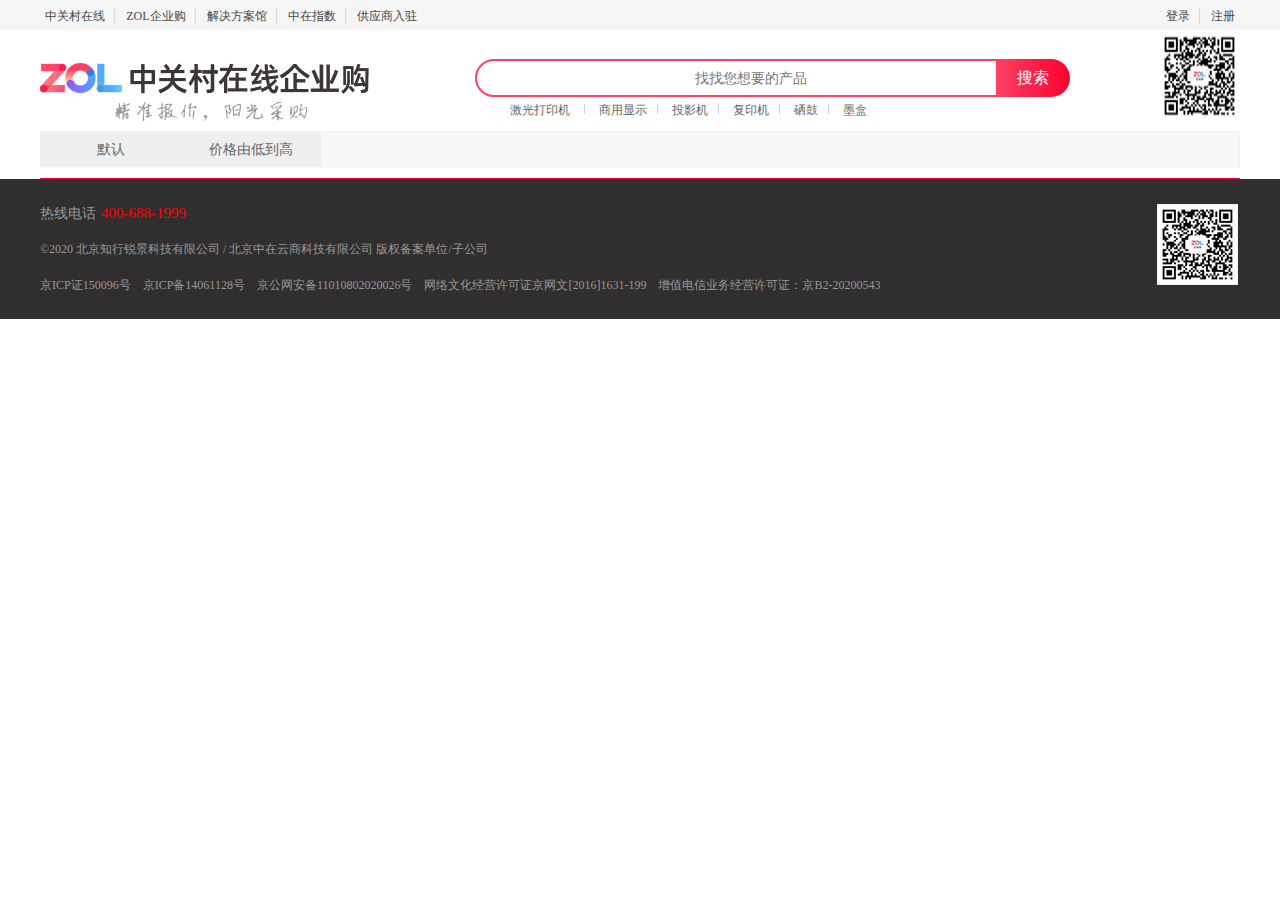
<file: src/list.html>
<!DOCTYPE html>
<html lang="en">

<head>
    <meta charset="UTF-8">
    <meta name="viewport" content="width=device-width, initial-scale=1.0">
    <title>商品列表页</title>
    <link rel="stylesheet" href="./css/list.css">
    <link rel="stylesheet" href="../css/paginnation.css">
    <script src="https://cdn.bootcdn.net/ajax/libs/require.js/2.3.6/require.min.js" defer async=true data-main="script/main.js" id="currentpage" data-origin="list_module"></script>
</head>

<body>
    <header class="header">
        <section>
            <div class="header-top">
                <div class="left">
                    <ul>
                        <li><a href="#">中关村在线</a><span>|</span></li>
                        <li><a href="#">ZOL企业购</a><span>|</span></li>
                        <li><a href="#">解决方案馆</a><span>|</span></li>
                        <li><a href="#">中在指数</a><span>|</span></li>
                        <li><a href="#">供应商入驻</a></li>
                    </ul>
                </div>
                <div class="right">
                    <ul>
                        <li><a href="login.html">登录</a><span>|</span></li>
                        <li><a href="registry.html">注册</a></li>
                    </ul>
                </div>
            </div>
        </section>
        <div class="header-bot">
            <div class="a1">
                <a href="https://www.zol.com"><img src="./img/logo.34b1b031.png" alt="#"></a>
            </div>
            <div class="a2">
                <div class="search-top">
                    <div>
                        <span class="iconfont icon-sousuo"></span>
                        <input type="text" maxlength="50" placeholder="找找您想要的产品">
                    </div>
                    <a href="http://list.zol.com/b/list.html">搜索</a>
                </div>
                <div class="search-bot">
                    <div>
                        <a href="#">激光打印机</a> <span>|</span>
                        <a href="#">商用显示</a><span>|</span>
                        <a href="#">投影机</a><span>|</span>
                        <a href="#">复印机</a><span>|</span>
                        <a href="#">硒鼓</a><span>|</span>
                        <a href="#">墨盒</a>
                    </div>
                </div>
            </div>
            <div class="a3">
                <img src="./img/QRcode.bf108c87.png" alt="">
            </div>
        </div>
    </header>
    <section class="list">
        <div class="high">
            <ul>
                <button>默认</button>
                <button>价格由低到高</button>
            </ul>
        </div>
        <ul>

        </ul>
        <div class="pagelist" style="display: flow-root;">
            <div class="m-style page">
            </div>
        </div>
    </section>
    <footer>
        <section>
            <div>
                <p class="p1"><span class="iconfont icon-kefu p2"></span>热线电话<span class="p3">400-688-1999</span></p>
                <p>©2020 北京知行锐景科技有限公司 / 北京中在云商科技有限公司 版权备案单位/子公司</p>
                <p><span>京ICP证150096号&nbsp;&nbsp;&nbsp;&nbsp;京ICP备14061128号&nbsp;&nbsp;&nbsp;&nbsp;京公网安备11010802020026号&nbsp;&nbsp;&nbsp;&nbsp;网络文化经营许可证京网文[2016]1631-199&nbsp;&nbsp;&nbsp;&nbsp;增值电信业务经营许可证：京B2-20200543</span></p>
            </div>
            <img src="./img/QRcode.bf108c87.png" alt="">

        </section>
    </footer>
</body>

</html>
</file>
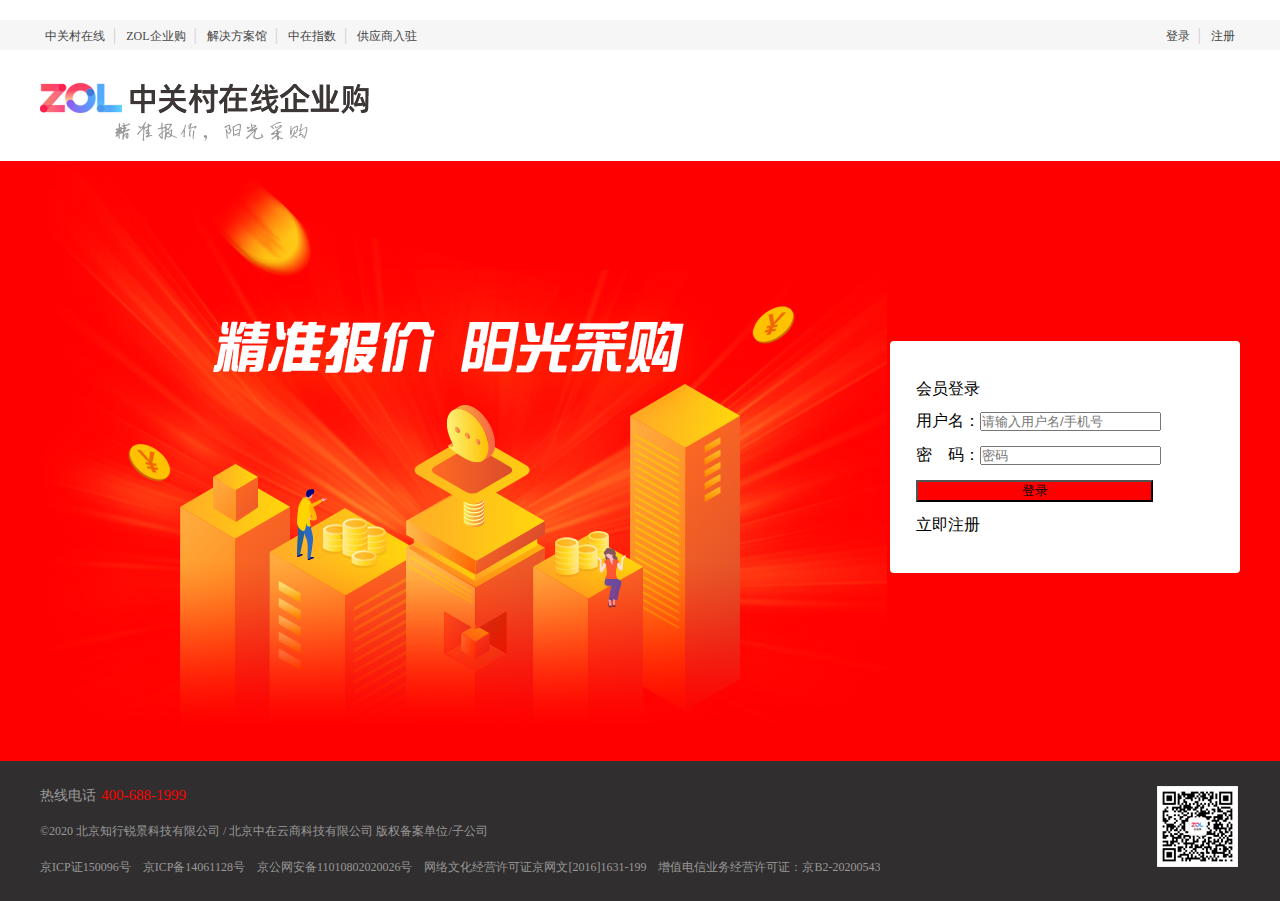
<file: src/login.html>
<!DOCTYPE html>
<html lang="en">

<head>
    <meta charset="UTF-8">
    <meta name="viewport" content="width=device-width, initial-scale=1.0">
    <title>Document</title>
    <link rel="stylesheet" href="./css/login.css">
    <script src="https://cdn.bootcdn.net/ajax/libs/require.js/2.3.6/require.min.js" defer async=true data-main="script/main.js" id="currentpage" data-origin="login_module"></script>
</head>

<body>
    <header class="header">
        <section>
            <div class="header-top">
                <div class="left">
                    <ul>
                        <li><a href="#">中关村在线</a><span>|</span></li>
                        <li><a href="#">ZOL企业购</a><span>|</span></li>
                        <li><a href="#">解决方案馆</a><span>|</span></li>
                        <li><a href="#">中在指数</a><span>|</span></li>
                        <li><a href="#">供应商入驻</a></li>
                    </ul>
                </div>
                <div class="right">
                    <ul>
                        <li><a href="login.html">登录</a><span>|</span></li>
                        <li><a href="registry.html">注册</a></li>
                    </ul>
                </div>
            </div>
        </section>
        <div class="header-bot">
            <div class="a1">
                <a href="https://www.zol.com"><img src="./img/logo.34b1b031.png" alt="#"></a>
            </div>
        </div>
    </header>
    <section>
        <div class="wrapper">
            <div>
                <fieldset style="width:500px;margin:0 auto;">
                    <legend>会员登录</legend>
                    <form action="http://localhost/2009/new/projectname/php/login.php" method="post">
                        <p style="margin-top: 15px;"><label for="">用户名：</label><input type="text" name="username" id="username" placeholder="请输入用户名/手机号"></p>
                        <p style="margin-top: 15px;"><label for="">密　码：</label><input type="password" name="password" id="password" placeholder="密码"></p>
                        <p style="margin-top: 15px;"><input type="button" value="登录" id="login" style="background-color: red;width: 237px;"></p>
                        <p style="margin-top: 15px;"><a href="registry.html">立即注册</a></p>
                    </form>
                </fieldset>
            </div>
        </div>
    </section>
    <footer>
        <section>
            <div>
                <p class="p1"><span class="iconfont icon-kefu p2"></span>热线电话<span class="p3">400-688-1999</span></p>
                <p>©2020 北京知行锐景科技有限公司 / 北京中在云商科技有限公司 版权备案单位/子公司</p>
                <p><span>京ICP证150096号&nbsp;&nbsp;&nbsp;&nbsp;京ICP备14061128号&nbsp;&nbsp;&nbsp;&nbsp;京公网安备11010802020026号&nbsp;&nbsp;&nbsp;&nbsp;网络文化经营许可证京网文[2016]1631-199&nbsp;&nbsp;&nbsp;&nbsp;增值电信业务经营许可证：京B2-20200543</span></p>
            </div>
            <img src="./img/QRcode.bf108c87.png" alt="">

        </section>
    </footer>
</body>

</html>
</file>
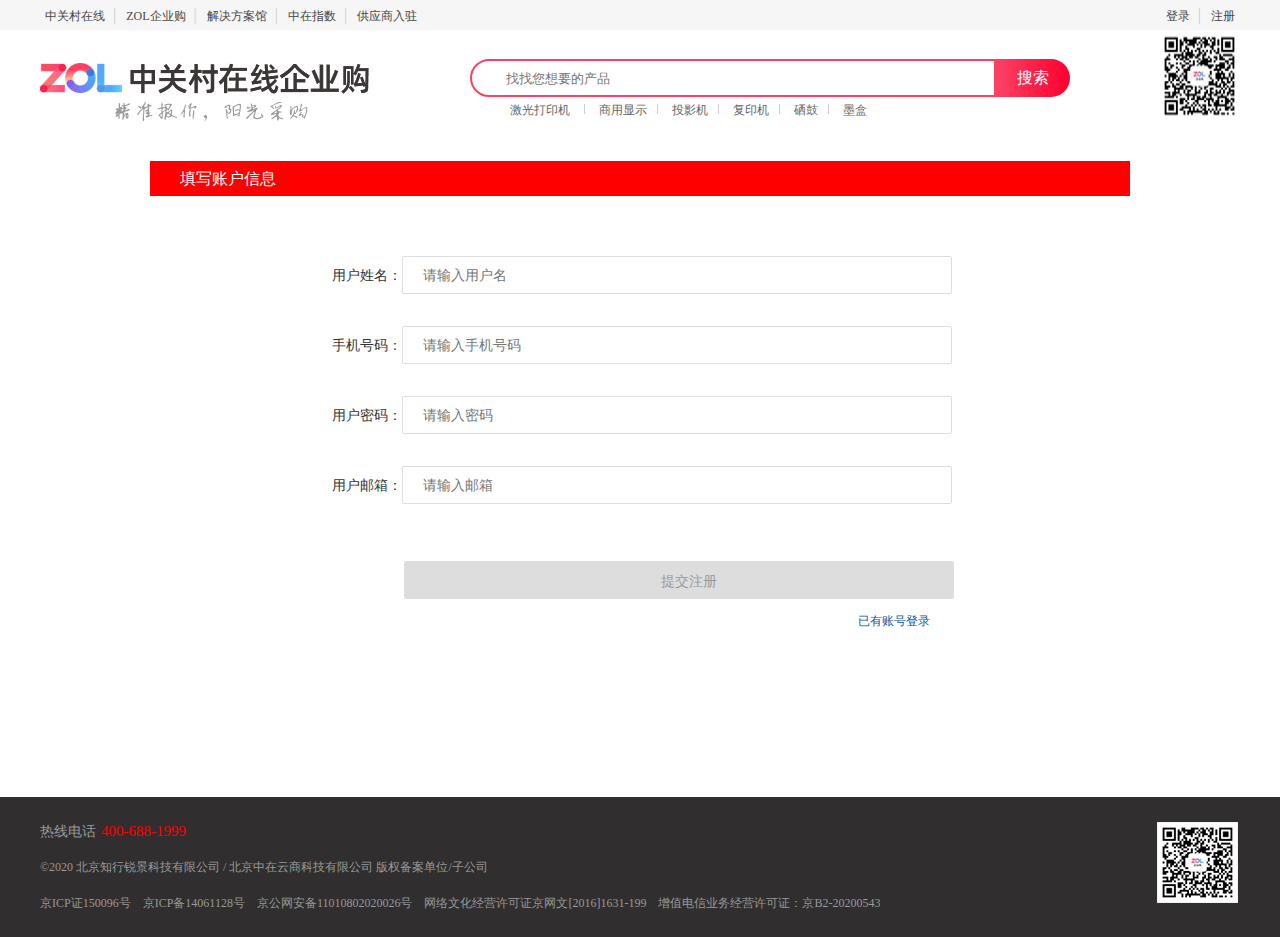
<file: src/registry.html>
<!DOCTYPE html>
<html lang="en">

<head>
    <meta charset="UTF-8">
    <meta name="viewport" content="width=device-width, initial-scale=1.0">
    <title>注册页面</title>
    <link rel="stylesheet" href="./css/registry.css">
    <script src="https://cdn.bootcdn.net/ajax/libs/require.js/2.3.6/require.min.js" defer async=true data-main="script/main.js" id="currentpage" data-origin="registry_module"></script>
</head>

<body>
    <header class="header">
        <section>
            <div class="header-top">
                <div class="left">
                    <ul>
                        <li><a href="#">中关村在线</a><span>|</span></li>
                        <li><a href="#">ZOL企业购</a><span>|</span></li>
                        <li><a href="#">解决方案馆</a><span>|</span></li>
                        <li><a href="#">中在指数</a><span>|</span></li>
                        <li><a href="#">供应商入驻</a></li>
                    </ul>
                </div>
                <div class="right">
                    <ul>
                        <li><a href="login.html">登录</a><span>|</span></li>
                        <li><a href="registry.html">注册</a></li>
                    </ul>
                </div>
            </div>
        </section>
        <div class="header-bot">
            <div class="a1">
                <a href="https://www.zol.com"><img src="./img/logo.34b1b031.png" alt="#"></a>
            </div>
            <div class="a2">
                <div class="search-top">
                    <div>
                        <span class="iconfont icon-sousuo"></span>
                        <input type="text" maxlength="50" placeholder="找找您想要的产品">
                    </div>
                    <a href="http://list.zol.com/b/list.html">搜索</a>
                </div>
                <div class="search-bot">
                    <div>
                        <a href="#">激光打印机</a> <span>|</span>
                        <a href="#">商用显示</a><span>|</span>
                        <a href="#">投影机</a><span>|</span>
                        <a href="#">复印机</a><span>|</span>
                        <a href="#">硒鼓</a><span>|</span>
                        <a href="#">墨盒</a>
                    </div>
                </div>
            </div>
            <div class="a3">
                <img src="./img/QRcode.bf108c87.png" alt="">
            </div>
        </div>
    </header>
    <section class="fieldset">
        <div>
            <p> 填写账户信息</p>
        </div>
        <fieldset>
            <form action="http://10.31.161.16/ZolProject/PHP/reg.php" method="post" id="form1">
                <p><label for="">用户姓名：</label><input type="text" name="username" placeholder="请输入用户名"><span></span></p>
                <p><label for="">手机号码：</label><input type="text" name="tel" placeholder="请输入手机号码"><span></span></p>
                <p><label for="">用户密码：</label><input type="password" name="password" placeholder="请输入密码"><span></span></p>
                <p><label for="">用户邮箱：</label><input type="text" name="email" placeholder="请输入邮箱"><span></span></p>
                <p><input type="submit" value="提交注册" name="submit" id="submit"></p>
                <div>
                    <span>
                        <a href="./login.html">已有账号登录</a>
                    </span>
                </div>
            </form>
        </fieldset>
    </section>
    <footer>
        <section>
            <div>
                <p class="p1"><span class="iconfont icon-kefu p2"></span>热线电话<span class="p3">400-688-1999</span></p>
                <p>©2020 北京知行锐景科技有限公司 / 北京中在云商科技有限公司 版权备案单位/子公司</p>
                <p><span>京ICP证150096号&nbsp;&nbsp;&nbsp;&nbsp;京ICP备14061128号&nbsp;&nbsp;&nbsp;&nbsp;京公网安备11010802020026号&nbsp;&nbsp;&nbsp;&nbsp;网络文化经营许可证京网文[2016]1631-199&nbsp;&nbsp;&nbsp;&nbsp;增值电信业务经营许可证：京B2-20200543</span></p>
            </div>
            <img src="./img/QRcode.bf108c87.png" alt="">

        </section>
    </footer>
</body>

</html>
</file>
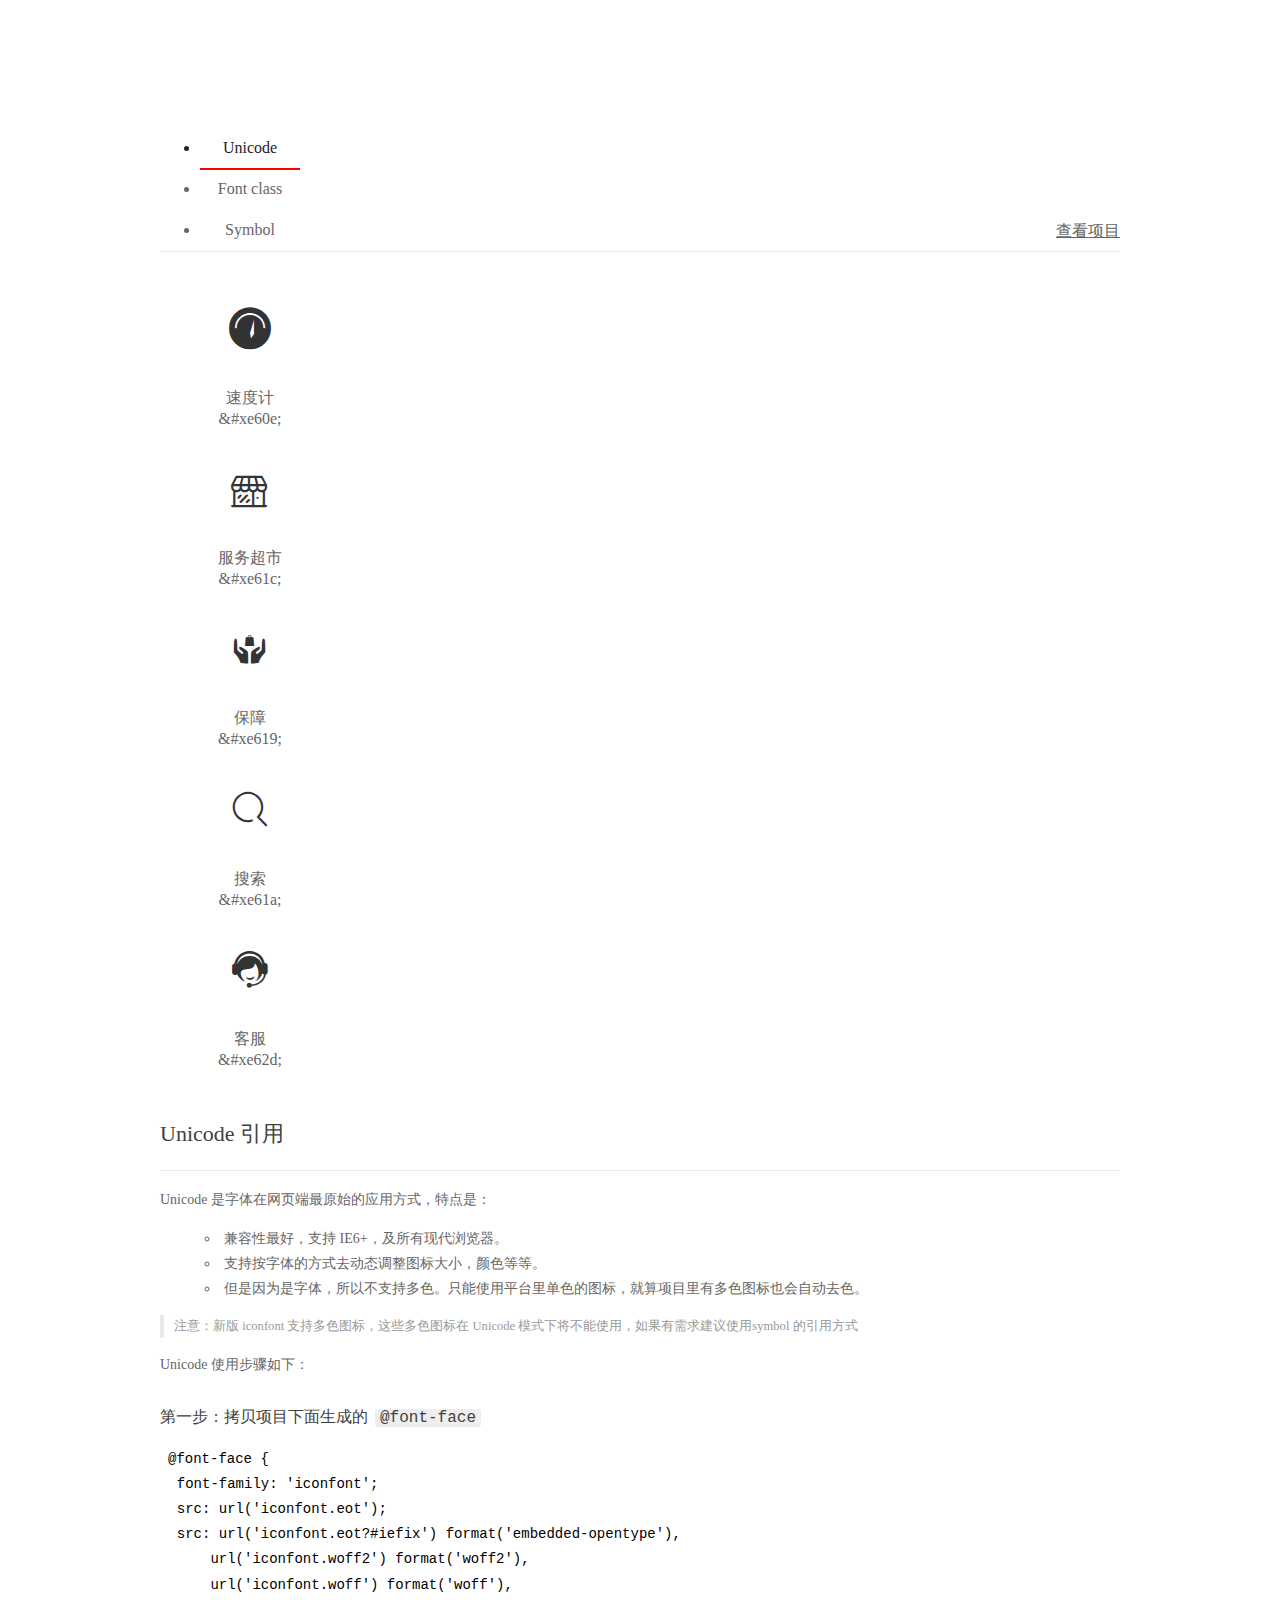
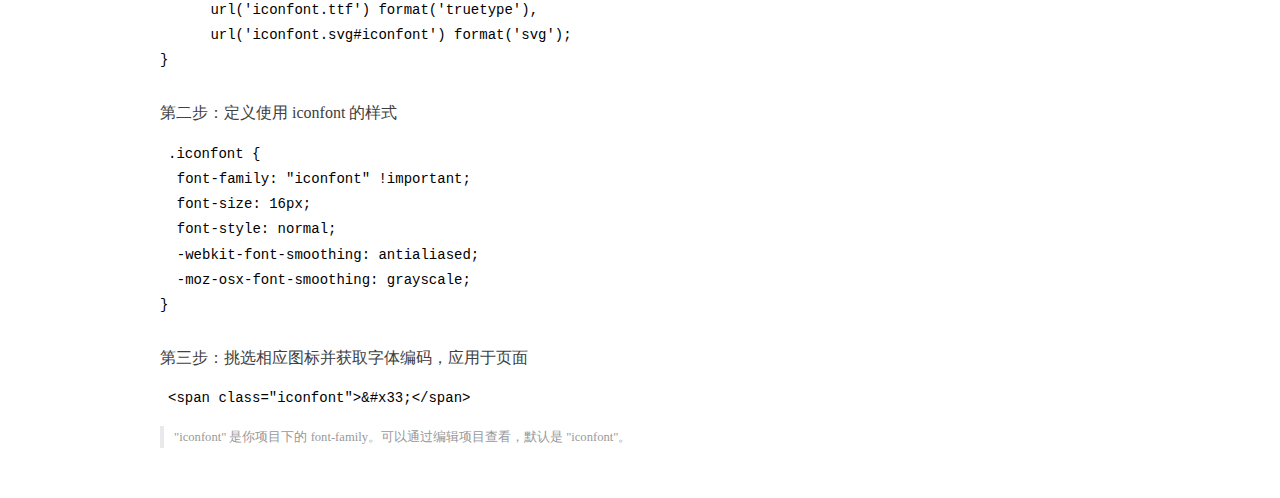
<file: src/fonts/font_2265432_w6jrp4yvylo/demo_index.html>
<!DOCTYPE html>
<html>
<head>
  <meta charset="utf-8"/>
  <title>IconFont Demo</title>
  <link rel="shortcut icon" href="https://img.alicdn.com/tps/i4/TB1_oz6GVXXXXaFXpXXJDFnIXXX-64-64.ico" type="image/x-icon"/>
  <link rel="stylesheet" href="https://g.alicdn.com/thx/cube/1.3.2/cube.min.css">
  <link rel="stylesheet" href="demo.css">
  <link rel="stylesheet" href="iconfont.css">
  <script src="iconfont.js"></script>
  <!-- jQuery -->
  <script src="https://a1.alicdn.com/oss/uploads/2018/12/26/7bfddb60-08e8-11e9-9b04-53e73bb6408b.js"></script>
  <!-- 代码高亮 -->
  <script src="https://a1.alicdn.com/oss/uploads/2018/12/26/a3f714d0-08e6-11e9-8a15-ebf944d7534c.js"></script>
</head>
<body>
  <div class="main">
    <h1 class="logo"><a href="https://www.iconfont.cn/" title="iconfont 首页" target="_blank">&#xe86b;</a></h1>
    <div class="nav-tabs">
      <ul id="tabs" class="dib-box">
        <li class="dib active"><span>Unicode</span></li>
        <li class="dib"><span>Font class</span></li>
        <li class="dib"><span>Symbol</span></li>
      </ul>
      
      <a href="https://www.iconfont.cn/manage/index?manage_type=myprojects&projectId=2265432" target="_blank" class="nav-more">查看项目</a>
      
    </div>
    <div class="tab-container">
      <div class="content unicode" style="display: block;">
          <ul class="icon_lists dib-box">
          
            <li class="dib">
              <span class="icon iconfont">&#xe60e;</span>
                <div class="name">速度计</div>
                <div class="code-name">&amp;#xe60e;</div>
              </li>
          
            <li class="dib">
              <span class="icon iconfont">&#xe61c;</span>
                <div class="name">服务超市</div>
                <div class="code-name">&amp;#xe61c;</div>
              </li>
          
            <li class="dib">
              <span class="icon iconfont">&#xe619;</span>
                <div class="name">保障</div>
                <div class="code-name">&amp;#xe619;</div>
              </li>
          
            <li class="dib">
              <span class="icon iconfont">&#xe61a;</span>
                <div class="name">搜索</div>
                <div class="code-name">&amp;#xe61a;</div>
              </li>
          
            <li class="dib">
              <span class="icon iconfont">&#xe62d;</span>
                <div class="name">客服</div>
                <div class="code-name">&amp;#xe62d;</div>
              </li>
          
          </ul>
          <div class="article markdown">
          <h2 id="unicode-">Unicode 引用</h2>
          <hr>

          <p>Unicode 是字体在网页端最原始的应用方式，特点是：</p>
          <ul>
            <li>兼容性最好，支持 IE6+，及所有现代浏览器。</li>
            <li>支持按字体的方式去动态调整图标大小，颜色等等。</li>
            <li>但是因为是字体，所以不支持多色。只能使用平台里单色的图标，就算项目里有多色图标也会自动去色。</li>
          </ul>
          <blockquote>
            <p>注意：新版 iconfont 支持多色图标，这些多色图标在 Unicode 模式下将不能使用，如果有需求建议使用symbol 的引用方式</p>
          </blockquote>
          <p>Unicode 使用步骤如下：</p>
          <h3 id="-font-face">第一步：拷贝项目下面生成的 <code>@font-face</code></h3>
<pre><code class="language-css"
>@font-face {
  font-family: 'iconfont';
  src: url('iconfont.eot');
  src: url('iconfont.eot?#iefix') format('embedded-opentype'),
      url('iconfont.woff2') format('woff2'),
      url('iconfont.woff') format('woff'),
      url('iconfont.ttf') format('truetype'),
      url('iconfont.svg#iconfont') format('svg');
}
</code></pre>
          <h3 id="-iconfont-">第二步：定义使用 iconfont 的样式</h3>
<pre><code class="language-css"
>.iconfont {
  font-family: "iconfont" !important;
  font-size: 16px;
  font-style: normal;
  -webkit-font-smoothing: antialiased;
  -moz-osx-font-smoothing: grayscale;
}
</code></pre>
          <h3 id="-">第三步：挑选相应图标并获取字体编码，应用于页面</h3>
<pre>
<code class="language-html"
>&lt;span class="iconfont"&gt;&amp;#x33;&lt;/span&gt;
</code></pre>
          <blockquote>
            <p>"iconfont" 是你项目下的 font-family。可以通过编辑项目查看，默认是 "iconfont"。</p>
          </blockquote>
          </div>
      </div>
      <div class="content font-class">
        <ul class="icon_lists dib-box">
          
          <li class="dib">
            <span class="icon iconfont icon-sudujispeedometer29"></span>
            <div class="name">
              速度计
            </div>
            <div class="code-name">.icon-sudujispeedometer29
            </div>
          </li>
          
          <li class="dib">
            <span class="icon iconfont icon-fuwuchaoshi"></span>
            <div class="name">
              服务超市
            </div>
            <div class="code-name">.icon-fuwuchaoshi
            </div>
          </li>
          
          <li class="dib">
            <span class="icon iconfont icon-9"></span>
            <div class="name">
              保障
            </div>
            <div class="code-name">.icon-9
            </div>
          </li>
          
          <li class="dib">
            <span class="icon iconfont icon-sousuo"></span>
            <div class="name">
              搜索
            </div>
            <div class="code-name">.icon-sousuo
            </div>
          </li>
          
          <li class="dib">
            <span class="icon iconfont icon-kefu"></span>
            <div class="name">
              客服
            </div>
            <div class="code-name">.icon-kefu
            </div>
          </li>
          
        </ul>
        <div class="article markdown">
        <h2 id="font-class-">font-class 引用</h2>
        <hr>

        <p>font-class 是 Unicode 使用方式的一种变种，主要是解决 Unicode 书写不直观，语意不明确的问题。</p>
        <p>与 Unicode 使用方式相比，具有如下特点：</p>
        <ul>
          <li>兼容性良好，支持 IE8+，及所有现代浏览器。</li>
          <li>相比于 Unicode 语意明确，书写更直观。可以很容易分辨这个 icon 是什么。</li>
          <li>因为使用 class 来定义图标，所以当要替换图标时，只需要修改 class 里面的 Unicode 引用。</li>
          <li>不过因为本质上还是使用的字体，所以多色图标还是不支持的。</li>
        </ul>
        <p>使用步骤如下：</p>
        <h3 id="-fontclass-">第一步：引入项目下面生成的 fontclass 代码：</h3>
<pre><code class="language-html">&lt;link rel="stylesheet" href="./iconfont.css"&gt;
</code></pre>
        <h3 id="-">第二步：挑选相应图标并获取类名，应用于页面：</h3>
<pre><code class="language-html">&lt;span class="iconfont icon-xxx"&gt;&lt;/span&gt;
</code></pre>
        <blockquote>
          <p>"
            iconfont" 是你项目下的 font-family。可以通过编辑项目查看，默认是 "iconfont"。</p>
        </blockquote>
      </div>
      </div>
      <div class="content symbol">
          <ul class="icon_lists dib-box">
          
            <li class="dib">
                <svg class="icon svg-icon" aria-hidden="true">
                  <use xlink:href="#icon-sudujispeedometer29"></use>
                </svg>
                <div class="name">速度计</div>
                <div class="code-name">#icon-sudujispeedometer29</div>
            </li>
          
            <li class="dib">
                <svg class="icon svg-icon" aria-hidden="true">
                  <use xlink:href="#icon-fuwuchaoshi"></use>
                </svg>
                <div class="name">服务超市</div>
                <div class="code-name">#icon-fuwuchaoshi</div>
            </li>
          
            <li class="dib">
                <svg class="icon svg-icon" aria-hidden="true">
                  <use xlink:href="#icon-9"></use>
                </svg>
                <div class="name">保障</div>
                <div class="code-name">#icon-9</div>
            </li>
          
            <li class="dib">
                <svg class="icon svg-icon" aria-hidden="true">
                  <use xlink:href="#icon-sousuo"></use>
                </svg>
                <div class="name">搜索</div>
                <div class="code-name">#icon-sousuo</div>
            </li>
          
            <li class="dib">
                <svg class="icon svg-icon" aria-hidden="true">
                  <use xlink:href="#icon-kefu"></use>
                </svg>
                <div class="name">客服</div>
                <div class="code-name">#icon-kefu</div>
            </li>
          
          </ul>
          <div class="article markdown">
          <h2 id="symbol-">Symbol 引用</h2>
          <hr>

          <p>这是一种全新的使用方式，应该说这才是未来的主流，也是平台目前推荐的用法。相关介绍可以参考这篇<a href="">文章</a>
            这种用法其实是做了一个 SVG 的集合，与另外两种相比具有如下特点：</p>
          <ul>
            <li>支持多色图标了，不再受单色限制。</li>
            <li>通过一些技巧，支持像字体那样，通过 <code>font-size</code>, <code>color</code> 来调整样式。</li>
            <li>兼容性较差，支持 IE9+，及现代浏览器。</li>
            <li>浏览器渲染 SVG 的性能一般，还不如 png。</li>
          </ul>
          <p>使用步骤如下：</p>
          <h3 id="-symbol-">第一步：引入项目下面生成的 symbol 代码：</h3>
<pre><code class="language-html">&lt;script src="./iconfont.js"&gt;&lt;/script&gt;
</code></pre>
          <h3 id="-css-">第二步：加入通用 CSS 代码（引入一次就行）：</h3>
<pre><code class="language-html">&lt;style&gt;
.icon {
  width: 1em;
  height: 1em;
  vertical-align: -0.15em;
  fill: currentColor;
  overflow: hidden;
}
&lt;/style&gt;
</code></pre>
          <h3 id="-">第三步：挑选相应图标并获取类名，应用于页面：</h3>
<pre><code class="language-html">&lt;svg class="icon" aria-hidden="true"&gt;
  &lt;use xlink:href="#icon-xxx"&gt;&lt;/use&gt;
&lt;/svg&gt;
</code></pre>
          </div>
      </div>

    </div>
  </div>
  <script>
  $(document).ready(function () {
      $('.tab-container .content:first').show()

      $('#tabs li').click(function (e) {
        var tabContent = $('.tab-container .content')
        var index = $(this).index()

        if ($(this).hasClass('active')) {
          return
        } else {
          $('#tabs li').removeClass('active')
          $(this).addClass('active')

          tabContent.hide().eq(index).fadeIn()
        }
      })
    })
  </script>
</body>
</html>
</file>
<file: css/paginnation.css>
@charset "UTF-8";
* {
    padding: 0;
    margin: 0;
}

a {
    text-decoration: none;
}

.pagelist {
    clear: both;
    width: 1170px;
    margin: 0 auto;
    text-align: right;
    padding-right: 20px;
}

.m-style {
    float: right;
    text-align: center;
}

.m-style:before,
.m-style:after {
    content: "";
    display: table;
}

.m-style:after {
    clear: both;
    overflow: hidden;
}

.m-style span {
    float: left;
    margin: 0 5px;
    width: 38px;
    height: 38px;
    line-height: 38px;
    color: #bdbdbd;
    font-size: 14px;
}

.m-style .active {
    float: left;
    margin: 0 5px;
    width: 38px;
    height: 38px;
    line-height: 38px;
    background: gray;
    color: #fff;
    font-size: 14px;
    border: 1px solid gray;
}

.m-style a {
    float: left;
    margin: 0 5px;
    width: 38px;
    height: 38px;
    line-height: 38px;
    background: #fff;
    border: 1px solid #ebebeb;
    color: #bdbdbd;
    font-size: 14px;
}

.m-style a:hover {
    color: #fff;
    background: gray;
}

.m-style .next,
.m-style .prev {
    font-family: "Simsun";
    font-size: 16px;
    font-weight: bold;
    width: 80px;
}

.now,
.count {
    padding: 0 5px;
    color: gray;
}

.eg img {
    max-width: 800px;
    min-height: 500px;
}

input {
    float: left;
    margin: 0 5px;
    width: 38px;
    height: 38px;
    line-height: 38px;
    text-align: center;
    background: #fff;
    border: 1px solid #ebebeb;
    outline: none;
    color: #bdbdbd;
    font-size: 14px;
}
</file>
<file: src/fonts/font_2265432_w6jrp4yvylo/demo.css>
/* Logo 字体 */
@font-face {
  font-family: "iconfont logo";
  src: url('https://at.alicdn.com/t/font_985780_km7mi63cihi.eot?t=1545807318834');
  src: url('https://at.alicdn.com/t/font_985780_km7mi63cihi.eot?t=1545807318834#iefix') format('embedded-opentype'),
    url('https://at.alicdn.com/t/font_985780_km7mi63cihi.woff?t=1545807318834') format('woff'),
    url('https://at.alicdn.com/t/font_985780_km7mi63cihi.ttf?t=1545807318834') format('truetype'),
    url('https://at.alicdn.com/t/font_985780_km7mi63cihi.svg?t=1545807318834#iconfont') format('svg');
}

.logo {
  font-family: "iconfont logo";
  font-size: 160px;
  font-style: normal;
  -webkit-font-smoothing: antialiased;
  -moz-osx-font-smoothing: grayscale;
}

/* tabs */
.nav-tabs {
  position: relative;
}

.nav-tabs .nav-more {
  position: absolute;
  right: 0;
  bottom: 0;
  height: 42px;
  line-height: 42px;
  color: #666;
}

#tabs {
  border-bottom: 1px solid #eee;
}

#tabs li {
  cursor: pointer;
  width: 100px;
  height: 40px;
  line-height: 40px;
  text-align: center;
  font-size: 16px;
  border-bottom: 2px solid transparent;
  position: relative;
  z-index: 1;
  margin-bottom: -1px;
  color: #666;
}


#tabs .active {
  border-bottom-color: #f00;
  color: #222;
}

.tab-container .content {
  display: none;
}

/* 页面布局 */
.main {
  padding: 30px 100px;
  width: 960px;
  margin: 0 auto;
}

.main .logo {
  color: #333;
  text-align: left;
  margin-bottom: 30px;
  line-height: 1;
  height: 110px;
  margin-top: -50px;
  overflow: hidden;
  *zoom: 1;
}

.main .logo a {
  font-size: 160px;
  color: #333;
}

.helps {
  margin-top: 40px;
}

.helps pre {
  padding: 20px;
  margin: 10px 0;
  border: solid 1px #e7e1cd;
  background-color: #fffdef;
  overflow: auto;
}

.icon_lists {
  width: 100% !important;
  overflow: hidden;
  *zoom: 1;
}

.icon_lists li {
  width: 100px;
  margin-bottom: 10px;
  margin-right: 20px;
  text-align: center;
  list-style: none !important;
  cursor: default;
}

.icon_lists li .code-name {
  line-height: 1.2;
}

.icon_lists .icon {
  display: block;
  height: 100px;
  line-height: 100px;
  font-size: 42px;
  margin: 10px auto;
  color: #333;
  -webkit-transition: font-size 0.25s linear, width 0.25s linear;
  -moz-transition: font-size 0.25s linear, width 0.25s linear;
  transition: font-size 0.25s linear, width 0.25s linear;
}

.icon_lists .icon:hover {
  font-size: 100px;
}

.icon_lists .svg-icon {
  /* 通过设置 font-size 来改变图标大小 */
  width: 1em;
  /* 图标和文字相邻时，垂直对齐 */
  vertical-align: -0.15em;
  /* 通过设置 color 来改变 SVG 的颜色/fill */
  fill: currentColor;
  /* path 和 stroke 溢出 viewBox 部分在 IE 下会显示
      normalize.css 中也包含这行 */
  overflow: hidden;
}

.icon_lists li .name,
.icon_lists li .code-name {
  color: #666;
}

/* markdown 样式 */
.markdown {
  color: #666;
  font-size: 14px;
  line-height: 1.8;
}

.highlight {
  line-height: 1.5;
}

.markdown img {
  vertical-align: middle;
  max-width: 100%;
}

.markdown h1 {
  color: #404040;
  font-weight: 500;
  line-height: 40px;
  margin-bottom: 24px;
}

.markdown h2,
.markdown h3,
.markdown h4,
.markdown h5,
.markdown h6 {
  color: #404040;
  margin: 1.6em 0 0.6em 0;
  font-weight: 500;
  clear: both;
}

.markdown h1 {
  font-size: 28px;
}

.markdown h2 {
  font-size: 22px;
}

.markdown h3 {
  font-size: 16px;
}

.markdown h4 {
  font-size: 14px;
}

.markdown h5 {
  font-size: 12px;
}

.markdown h6 {
  font-size: 12px;
}

.markdown hr {
  height: 1px;
  border: 0;
  background: #e9e9e9;
  margin: 16px 0;
  clear: both;
}

.markdown p {
  margin: 1em 0;
}

.markdown>p,
.markdown>blockquote,
.markdown>.highlight,
.markdown>ol,
.markdown>ul {
  width: 80%;
}

.markdown ul>li {
  list-style: circle;
}

.markdown>ul li,
.markdown blockquote ul>li {
  margin-left: 20px;
  padding-left: 4px;
}

.markdown>ul li p,
.markdown>ol li p {
  margin: 0.6em 0;
}

.markdown ol>li {
  list-style: decimal;
}

.markdown>ol li,
.markdown blockquote ol>li {
  margin-left: 20px;
  padding-left: 4px;
}

.markdown code {
  margin: 0 3px;
  padding: 0 5px;
  background: #eee;
  border-radius: 3px;
}

.markdown strong,
.markdown b {
  font-weight: 600;
}

.markdown>table {
  border-collapse: collapse;
  border-spacing: 0px;
  empty-cells: show;
  border: 1px solid #e9e9e9;
  width: 95%;
  margin-bottom: 24px;
}

.markdown>table th {
  white-space: nowrap;
  color: #333;
  font-weight: 600;
}

.markdown>table th,
.markdown>table td {
  border: 1px solid #e9e9e9;
  padding: 8px 16px;
  text-align: left;
}

.markdown>table th {
  background: #F7F7F7;
}

.markdown blockquote {
  font-size: 90%;
  color: #999;
  border-left: 4px solid #e9e9e9;
  padding-left: 0.8em;
  margin: 1em 0;
}

.markdown blockquote p {
  margin: 0;
}

.markdown .anchor {
  opacity: 0;
  transition: opacity 0.3s ease;
  margin-left: 8px;
}

.markdown .waiting {
  color: #ccc;
}

.markdown h1:hover .anchor,
.markdown h2:hover .anchor,
.markdown h3:hover .anchor,
.markdown h4:hover .anchor,
.markdown h5:hover .anchor,
.markdown h6:hover .anchor {
  opacity: 1;
  display: inline-block;
}

.markdown>br,
.markdown>p>br {
  clear: both;
}


.hljs {
  display: block;
  background: white;
  padding: 0.5em;
  color: #333333;
  overflow-x: auto;
}

.hljs-comment,
.hljs-meta {
  color: #969896;
}

.hljs-string,
.hljs-variable,
.hljs-template-variable,
.hljs-strong,
.hljs-emphasis,
.hljs-quote {
  color: #df5000;
}

.hljs-keyword,
.hljs-selector-tag,
.hljs-type {
  color: #a71d5d;
}

.hljs-literal,
.hljs-symbol,
.hljs-bullet,
.hljs-attribute {
  color: #0086b3;
}

.hljs-section,
.hljs-name {
  color: #63a35c;
}

.hljs-tag {
  color: #333333;
}

.hljs-title,
.hljs-attr,
.hljs-selector-id,
.hljs-selector-class,
.hljs-selector-attr,
.hljs-selector-pseudo {
  color: #795da3;
}

.hljs-addition {
  color: #55a532;
  background-color: #eaffea;
}

.hljs-deletion {
  color: #bd2c00;
  background-color: #ffecec;
}

.hljs-link {
  text-decoration: underline;
}

/* 代码高亮 */
/* PrismJS 1.15.0
https://prismjs.com/download.html#themes=prism&languages=markup+css+clike+javascript */
/**
 * prism.js default theme for JavaScript, CSS and HTML
 * Based on dabblet (http://dabblet.com)
 * @author Lea Verou
 */
code[class*="language-"],
pre[class*="language-"] {
  color: black;
  background: none;
  text-shadow: 0 1px white;
  font-family: Consolas, Monaco, 'Andale Mono', 'Ubuntu Mono', monospace;
  text-align: left;
  white-space: pre;
  word-spacing: normal;
  word-break: normal;
  word-wrap: normal;
  line-height: 1.5;

  -moz-tab-size: 4;
  -o-tab-size: 4;
  tab-size: 4;

  -webkit-hyphens: none;
  -moz-hyphens: none;
  -ms-hyphens: none;
  hyphens: none;
}

pre[class*="language-"]::-moz-selection,
pre[class*="language-"] ::-moz-selection,
code[class*="language-"]::-moz-selection,
code[class*="language-"] ::-moz-selection {
  text-shadow: none;
  background: #b3d4fc;
}

pre[class*="language-"]::selection,
pre[class*="language-"] ::selection,
code[class*="language-"]::selection,
code[class*="language-"] ::selection {
  text-shadow: none;
  background: #b3d4fc;
}

@media print {

  code[class*="language-"],
  pre[class*="language-"] {
    text-shadow: none;
  }
}

/* Code blocks */
pre[class*="language-"] {
  padding: 1em;
  margin: .5em 0;
  overflow: auto;
}

:not(pre)>code[class*="language-"],
pre[class*="language-"] {
  background: #f5f2f0;
}

/* Inline code */
:not(pre)>code[class*="language-"] {
  padding: .1em;
  border-radius: .3em;
  white-space: normal;
}

.token.comment,
.token.prolog,
.token.doctype,
.token.cdata {
  color: slategray;
}

.token.punctuation {
  color: #999;
}

.namespace {
  opacity: .7;
}

.token.property,
.token.tag,
.token.boolean,
.token.number,
.token.constant,
.token.symbol,
.token.deleted {
  color: #905;
}

.token.selector,
.token.attr-name,
.token.string,
.token.char,
.token.builtin,
.token.inserted {
  color: #690;
}

.token.operator,
.token.entity,
.token.url,
.language-css .token.string,
.style .token.string {
  color: #9a6e3a;
  background: hsla(0, 0%, 100%, .5);
}

.token.atrule,
.token.attr-value,
.token.keyword {
  color: #07a;
}

.token.function,
.token.class-name {
  color: #DD4A68;
}

.token.regex,
.token.important,
.token.variable {
  color: #e90;
}

.token.important,
.token.bold {
  font-weight: bold;
}

.token.italic {
  font-style: italic;
}

.token.entity {
  cursor: help;
}
</file>
<file: src/fonts/font_2265432_w6jrp4yvylo/iconfont.css>
@font-face {font-family: "iconfont";
  src: url('iconfont.eot?t=1607693174645'); /* IE9 */
  src: url('iconfont.eot?t=1607693174645#iefix') format('embedded-opentype'), /* IE6-IE8 */
  url('[data-uri]') format('woff2'),
  url('iconfont.woff?t=1607693174645') format('woff'),
  url('iconfont.ttf?t=1607693174645') format('truetype'), /* chrome, firefox, opera, Safari, Android, iOS 4.2+ */
  url('iconfont.svg?t=1607693174645#iconfont') format('svg'); /* iOS 4.1- */
}

.iconfont {
  font-family: "iconfont" !important;
  font-size: 16px;
  font-style: normal;
  -webkit-font-smoothing: antialiased;
  -moz-osx-font-smoothing: grayscale;
}

.icon-sudujispeedometer29:before {
  content: "\e60e";
}

.icon-fuwuchaoshi:before {
  content: "\e61c";
}

.icon-9:before {
  content: "\e619";
}

.icon-sousuo:before {
  content: "\e61a";
}

.icon-kefu:before {
  content: "\e62d";
}
</file>
<file: src/css/list.css>
/* http://meyerweb.com/eric/tools/css/reset/ 
   v2.0 | 20110126
   License: none (public domain)
*/
html,
body,
div,
span,
applet,
object,
iframe,
h1,
h2,
h3,
h4,
h5,
h6,
p,
blockquote,
pre,
a,
abbr,
acronym,
address,
big,
cite,
code,
del,
dfn,
em,
img,
ins,
kbd,
q,
s,
samp,
small,
strike,
strong,
sub,
sup,
tt,
var,
b,
u,
i,
center,
dl,
dt,
dd,
ol,
ul,
li,
fieldset,
form,
label,
legend,
table,
caption,
tbody,
tfoot,
thead,
tr,
th,
td,
article,
aside,
canvas,
details,
embed,
figure,
figcaption,
footer,
header,
hgroup,
menu,
nav,
output,
ruby,
section,
summary,
time,
mark,
audio,
video {
  margin: 0;
  padding: 0;
  border: 0;
  font-size: 100%;
  font: inherit;
  vertical-align: baseline; }

/* HTML5 display-role reset for older browsers */
article,
aside,
details,
figcaption,
figure,
footer,
header,
hgroup,
menu,
nav,
section {
  display: block; }

body {
  line-height: 1; }

ol,
ul {
  list-style: none; }

blockquote,
q {
  quotes: none; }

blockquote:before,
blockquote:after,
q:before,
q:after {
  content: '';
  content: none; }

table {
  border-collapse: collapse;
  border-spacing: 0; }

* {
  margin: 0;
  padding: 0; }

li {
  list-style: none; }

a {
  text-decoration: none;
  color: black; }

.header {
  width: 100%; }
  .header section {
    width: 100%;
    background-color: #f6f6f6; }
    .header section .header-top {
      line-height: 30px;
      margin: 0 auto;
      width: 1200px;
      height: 30px; }
      .header section .header-top .left {
        float: left; }
        .header section .header-top .left a {
          color: #474747;
          font-size: 12px; }
          .header section .header-top .left a:hover {
            color: red; }
      .header section .header-top .right {
        float: right; }
        .header section .header-top .right a {
          color: #474747;
          font-size: 12px; }
          .header section .header-top .right a:hover {
            color: red; }
      .header section .header-top .left li {
        margin: 0 5px;
        float: left; }
        .header section .header-top .left li span {
          margin-left: 8px;
          color: #d3ccd3;
          height: 10px;
          width: 1px; }
      .header section .header-top .right li {
        float: left;
        margin: 0 5px; }
        .header section .header-top .right li span {
          margin-left: 8px;
          color: #d3ccd3;
          height: 10px;
          width: 1px; }
  .header .header-bot {
    width: 1200px;
    margin: 0 auto;
    display: flex;
    position: relative;
    justify-content: space-between; }
    .header .header-bot .a1 {
      width: 329px; }
      .header .header-bot .a1 a {
        display: block;
        width: 329px;
        height: 58px;
        margin: 32px 15px 0 0; }
        .header .header-bot .a1 a img {
          width: 100%;
          height: 100%; }
    .header .header-bot .a2 {
      position: absolute;
      left: 430px;
      top: 28px; }
      .header .header-bot .a2 .search-top {
        width: 600px;
        height: 38px;
        margin-bottom: 4px;
        position: relative; }
        .header .header-bot .a2 .search-top > div > span {
          position: absolute;
          z-index: 1000;
          left: 10px;
          top: 11px; }
        .header .header-bot .a2 .search-top > a {
          position: absolute;
          right: 0;
          top: 0;
          width: 74px;
          height: 38px;
          background: linear-gradient(90deg, #fd4165, #fc002d);
          border: 0;
          outline: none;
          border-radius: 0 20px 20px 0;
          color: #fff;
          font-size: 16px;
          padding: 0;
          line-height: 38px;
          cursor: pointer;
          text-decoration: none;
          text-align: center; }
        .header .header-bot .a2 .search-top input {
          position: relative;
          width: 480px;
          border: 2px solid #fd4165;
          border-top-left-radius: 40px;
          border-bottom-left-radius: 40px;
          height: 30px;
          padding: 2px 8px 2px 34px; }
      .header .header-bot .a2 .search-bot {
        position: relative; }
        .header .header-bot .a2 .search-bot div {
          position: absolute;
          left: 40px; }
          .header .header-bot .a2 .search-bot div a {
            color: #666;
            font-size: 12px;
            text-decoration: none; }
            .header .header-bot .a2 .search-bot div a:hover {
              color: red; }
        .header .header-bot .a2 .search-bot span {
          font-size: 0;
          margin: 0 10px;
          color: #d3ccd3;
          display: inline-block;
          height: 10px;
          width: 1px;
          background: #d3ccd3;
          vertical-align: middle;
          transform: translateY(-1px); }
    .header .header-bot .a3 > img {
      display: block;
      width: 100%;
      height: 100%; }

.list {
  position: relative;
  background: #f8f8f8;
  border-bottom: 1px solid #fc002d;
  width: 1200px;
  margin-left: auto;
  margin-right: auto; }
  .list .high {
    height: 36px;
    line-height: 36px;
    border: 1px solid #f0f0f0;
    border-bottom: 0 none;
    margin-top: 10px; }
    .list .high button {
      float: left;
      border: 0;
      width: 140px;
      color: #666;
      font: 14px/36px Microsoft YaHei, "\5FAE\8F6F\96C5\9ED1";
      text-align: center;
      padding: 1px 0 0;
      height: 36px;
      margin: -1px 0 0;
      z-index: 2;
      cursor: pointer; }
  .list > ul {
    padding-top: 10px;
    width: 1200px;
    margin-left: auto;
    margin-right: auto;
    list-style: none;
    background-color: white; }
    .list > ul li {
      cursor: pointer;
      width: 220px;
      float: left;
      padding: 10px 10px 0;
      margin-bottom: 24px; }
      .list > ul li:hover img {
        transform: scale(1.05);
        transition: .8s; }
      .list > ul li:hover li {
        box-shadow: 10px 10px 5px black; }
      .list > ul li img {
        width: 220px;
        height: 100%;
        position: relative;
        display: block;
        overflow: hidden; }
      .list > ul li p {
        margin: 8px 0 9px;
        display: -webkit-box;
        overflow: hidden;
        word-wrap: break-word;
        word-break: break-all;
        font-size: 100%;
        font: inherit;
        vertical-align: baseline;
        overflow: hidden;
        text-overflow: ellipsis;
        display: -webkit-box;
        -webkit-line-clamp: 2;
        -webkit-box-orient: vertical; }
      .list > ul li span {
        padding: 0 0 12px 0;
        color: #fc002d; }

footer {
  width: 100%;
  height: 140px;
  background-color: #302e2e;
  font-size: 12px; }
  footer section {
    width: 1200px;
    margin: 0 auto;
    position: relative; }
    footer section div {
      position: absolute;
      top: 10px; }
      footer section div p {
        margin-top: 12px;
        height: 24px;
        line-height: 24px;
        overflow: hidden;
        color: #999; }
      footer section div .p1 {
        font-size: 14px;
        margin-right: 5px; }
      footer section div .p2 {
        font-size: 13px; }
      footer section div .p3 {
        margin-left: 5px;
        font-size: 15px;
        color: red; }
    footer section img {
      position: absolute;
      right: 2px;
      top: 25px; }

/*# sourceMappingURL=list.css.map */
</file>
<file: src/css/login.css>
/* http://meyerweb.com/eric/tools/css/reset/ 
   v2.0 | 20110126
   License: none (public domain)
*/
html,
body,
div,
span,
applet,
object,
iframe,
h1,
h2,
h3,
h4,
h5,
h6,
p,
blockquote,
pre,
a,
abbr,
acronym,
address,
big,
cite,
code,
del,
dfn,
em,
img,
ins,
kbd,
q,
s,
samp,
small,
strike,
strong,
sub,
sup,
tt,
var,
b,
u,
i,
center,
dl,
dt,
dd,
ol,
ul,
li,
fieldset,
form,
label,
legend,
table,
caption,
tbody,
tfoot,
thead,
tr,
th,
td,
article,
aside,
canvas,
details,
embed,
figure,
figcaption,
footer,
header,
hgroup,
menu,
nav,
output,
ruby,
section,
summary,
time,
mark,
audio,
video {
  margin: 0;
  padding: 0;
  border: 0;
  font-size: 100%;
  font: inherit;
  vertical-align: baseline; }

/* HTML5 display-role reset for older browsers */
article,
aside,
details,
figcaption,
figure,
footer,
header,
hgroup,
menu,
nav,
section {
  display: block; }

body {
  line-height: 1; }

ol,
ul {
  list-style: none; }

blockquote,
q {
  quotes: none; }

blockquote:before,
blockquote:after,
q:before,
q:after {
  content: '';
  content: none; }

table {
  border-collapse: collapse;
  border-spacing: 0; }

* {
  margin: 0;
  padding: 0; }

li {
  list-style: none; }

a {
  text-decoration: none;
  color: black; }

.header {
  width: 100%; }
  .header section {
    width: 100%;
    background-color: #f6f6f6; }
    .header section .header-top {
      line-height: 30px;
      margin: 0 auto;
      width: 1200px;
      height: 30px;
      position: relative; }
      .header section .header-top .left {
        float: left; }
        .header section .header-top .left a {
          color: #474747;
          font-size: 12px; }
          .header section .header-top .left a:hover {
            color: red; }
      .header section .header-top .right {
        float: right; }
        .header section .header-top .right a {
          color: #474747;
          font-size: 12px; }
          .header section .header-top .right a:hover {
            color: red; }
      .header section .header-top .admin {
        position: absolute;
        right: 0; }
        .header section .header-top .admin a {
          color: red; }
      .header section .header-top .left li {
        margin: 0 5px;
        float: left; }
        .header section .header-top .left li span {
          margin-left: 8px;
          color: #d3ccd3;
          height: 10px;
          width: 1px; }
      .header section .header-top .right li {
        float: left;
        margin: 0 5px; }
        .header section .header-top .right li span {
          margin-left: 8px;
          color: #d3ccd3;
          height: 10px;
          width: 1px; }
  .header .header-bot {
    width: 1200px;
    margin: 0 auto;
    display: flex;
    position: relative;
    justify-content: space-between; }
    .header .header-bot .a1 {
      width: 329px; }
      .header .header-bot .a1 a {
        display: block;
        width: 329px;
        height: 58px;
        margin: 32px 15px 0 0; }
        .header .header-bot .a1 a img {
          width: 100%;
          height: 100%; }
    .header .header-bot .a2 {
      position: absolute;
      left: 430px;
      top: 28px; }
      .header .header-bot .a2 .search-top {
        width: 600px;
        height: 38px;
        margin-bottom: 4px;
        position: relative; }
        .header .header-bot .a2 .search-top > div > span {
          position: absolute;
          z-index: 1000;
          left: 10px;
          top: 11px; }
        .header .header-bot .a2 .search-top > a {
          position: absolute;
          right: 0;
          top: 0;
          width: 74px;
          height: 38px;
          background: linear-gradient(90deg, #fd4165, #fc002d);
          border: 0;
          outline: none;
          border-radius: 0 20px 20px 0;
          color: #fff;
          font-size: 16px;
          padding: 0;
          line-height: 38px;
          cursor: pointer;
          text-decoration: none;
          text-align: center; }
        .header .header-bot .a2 .search-top input {
          position: relative;
          width: 480px;
          border: 2px solid #fd4165;
          border-top-left-radius: 40px;
          border-bottom-left-radius: 40px;
          height: 30px;
          padding: 2px 8px 2px 34px; }
      .header .header-bot .a2 .search-bot {
        position: relative; }
        .header .header-bot .a2 .search-bot div {
          position: absolute;
          left: 40px; }
          .header .header-bot .a2 .search-bot div a {
            color: #666;
            font-size: 12px;
            text-decoration: none; }
            .header .header-bot .a2 .search-bot div a:hover {
              color: red; }
        .header .header-bot .a2 .search-bot span {
          font-size: 0;
          margin: 0 10px;
          color: #d3ccd3;
          display: inline-block;
          height: 10px;
          width: 1px;
          background: #d3ccd3;
          vertical-align: middle;
          transform: translateY(-1px); }
    .header .header-bot .a3 > img {
      display: block;
      width: 100%;
      height: 100%; }

section {
  width: 100%;
  background-color: red;
  margin-top: 20px; }
  section .wrapper {
    background: url("../img/img.255eac05.png") no-repeat;
    width: 1200px;
    height: 600px;
    margin: 0 auto;
    position: relative; }
    section .wrapper div {
      position: absolute;
      top: 180px;
      right: 0;
      padding: 40px 26px;
      width: 298px;
      background: #fff;
      border-radius: 4px; }

footer {
  width: 100%;
  height: 140px;
  background-color: #302e2e;
  font-size: 12px; }
  footer section {
    width: 1200px;
    margin: 0 auto;
    position: relative; }
    footer section div {
      position: absolute;
      top: 10px; }
      footer section div p {
        margin-top: 12px;
        height: 24px;
        line-height: 24px;
        overflow: hidden;
        color: #999; }
      footer section div .p1 {
        font-size: 14px;
        margin-right: 5px; }
      footer section div .p2 {
        font-size: 13px; }
      footer section div .p3 {
        margin-left: 5px;
        font-size: 15px;
        color: red; }
    footer section img {
      position: absolute;
      right: 2px;
      top: 25px; }

/*# sourceMappingURL=login.css.map */
</file>
<file: src/css/registry.css>
/* http://meyerweb.com/eric/tools/css/reset/ 
   v2.0 | 20110126
   License: none (public domain)
*/
html,
body,
div,
span,
applet,
object,
iframe,
h1,
h2,
h3,
h4,
h5,
h6,
p,
blockquote,
pre,
a,
abbr,
acronym,
address,
big,
cite,
code,
del,
dfn,
em,
img,
ins,
kbd,
q,
s,
samp,
small,
strike,
strong,
sub,
sup,
tt,
var,
b,
u,
i,
center,
dl,
dt,
dd,
ol,
ul,
li,
fieldset,
form,
label,
legend,
table,
caption,
tbody,
tfoot,
thead,
tr,
th,
td,
article,
aside,
canvas,
details,
embed,
figure,
figcaption,
footer,
header,
hgroup,
menu,
nav,
output,
ruby,
section,
summary,
time,
mark,
audio,
video {
  margin: 0;
  padding: 0;
  border: 0;
  font-size: 100%;
  font: inherit;
  vertical-align: baseline; }

/* HTML5 display-role reset for older browsers */
article,
aside,
details,
figcaption,
figure,
footer,
header,
hgroup,
menu,
nav,
section {
  display: block; }

body {
  line-height: 1; }

ol,
ul {
  list-style: none; }

blockquote,
q {
  quotes: none; }

blockquote:before,
blockquote:after,
q:before,
q:after {
  content: '';
  content: none; }

table {
  border-collapse: collapse;
  border-spacing: 0; }

* {
  margin: 0;
  padding: 0; }

li {
  list-style: none; }

a {
  text-decoration: none;
  color: black; }

.header {
  width: 100%; }
  .header section {
    width: 100%;
    background-color: #f6f6f6; }
    .header section .header-top {
      line-height: 30px;
      margin: 0 auto;
      width: 1200px;
      height: 30px;
      position: relative; }
      .header section .header-top .left {
        float: left; }
        .header section .header-top .left a {
          color: #474747;
          font-size: 12px; }
          .header section .header-top .left a:hover {
            color: red; }
      .header section .header-top .right {
        float: right; }
        .header section .header-top .right a {
          color: #474747;
          font-size: 12px; }
          .header section .header-top .right a:hover {
            color: red; }
      .header section .header-top .admin {
        position: absolute;
        right: 0; }
        .header section .header-top .admin a {
          color: red; }
      .header section .header-top .left li {
        margin: 0 5px;
        float: left; }
        .header section .header-top .left li span {
          margin-left: 8px;
          color: #d3ccd3;
          height: 10px;
          width: 1px; }
      .header section .header-top .right li {
        float: left;
        margin: 0 5px; }
        .header section .header-top .right li span {
          margin-left: 8px;
          color: #d3ccd3;
          height: 10px;
          width: 1px; }
  .header .header-bot {
    width: 1200px;
    margin: 0 auto;
    display: flex;
    position: relative;
    justify-content: space-between; }
    .header .header-bot .a1 {
      width: 329px; }
      .header .header-bot .a1 a {
        display: block;
        width: 329px;
        height: 58px;
        margin: 32px 15px 0 0; }
        .header .header-bot .a1 a img {
          width: 100%;
          height: 100%; }
    .header .header-bot .a2 {
      position: absolute;
      left: 430px;
      top: 28px; }
      .header .header-bot .a2 .search-top {
        width: 600px;
        height: 38px;
        margin-bottom: 4px;
        position: relative; }
        .header .header-bot .a2 .search-top > div > span {
          position: absolute;
          z-index: 1000;
          left: 10px;
          top: 11px; }
        .header .header-bot .a2 .search-top > a {
          position: absolute;
          right: 0;
          top: 0;
          width: 74px;
          height: 38px;
          background: linear-gradient(90deg, #fd4165, #fc002d);
          border: 0;
          outline: none;
          border-radius: 0 20px 20px 0;
          color: #fff;
          font-size: 16px;
          padding: 0;
          line-height: 38px;
          cursor: pointer;
          text-decoration: none;
          text-align: center; }
        .header .header-bot .a2 .search-top input {
          position: relative;
          width: 480px;
          border: 2px solid #fd4165;
          border-top-left-radius: 40px;
          border-bottom-left-radius: 40px;
          height: 30px;
          padding: 2px 8px 2px 34px; }
      .header .header-bot .a2 .search-bot {
        position: relative; }
        .header .header-bot .a2 .search-bot div {
          position: absolute;
          left: 40px; }
          .header .header-bot .a2 .search-bot div a {
            color: #666;
            font-size: 12px;
            text-decoration: none; }
            .header .header-bot .a2 .search-bot div a:hover {
              color: red; }
        .header .header-bot .a2 .search-bot span {
          font-size: 0;
          margin: 0 10px;
          color: #d3ccd3;
          display: inline-block;
          height: 10px;
          width: 1px;
          background: #d3ccd3;
          vertical-align: middle;
          transform: translateY(-1px); }
    .header .header-bot .a3 > img {
      display: block;
      width: 100%;
      height: 100%; }

.fieldset {
  width: 980px;
  margin: 0 auto;
  padding-top: 40px;
  padding-bottom: 140px; }
  .fieldset > div {
    background: red;
    width: 980px;
    height: 35px; }
    .fieldset > div p {
      line-height: 35px;
      margin-left: 30px;
      color: white; }
  .fieldset fieldset {
    margin: 30px auto;
    padding-left: 180px;
    border: 0;
    font-size: 100%;
    font: inherit;
    vertical-align: baseline; }
    .fieldset fieldset form {
      margin: 0 auto;
      padding: 0;
      border: 0;
      font-size: 100%;
      font: inherit;
      vertical-align: baseline; }
      .fieldset fieldset form > div {
        line-height: 12px;
        font-size: 12px;
        color: #005aa0;
        margin-top: 16px;
        text-align: right; }
        .fieldset fieldset form > div span {
          margin-right: 200px;
          color: #005aa0;
          margin-top: 16px;
          text-align: right;
          font-size: 100%;
          font: inherit;
          vertical-align: baseline; }
          .fieldset fieldset form > div span a {
            text-decoration: none;
            color: #005aa0;
            font-size: 12px;
            text-align: right; }
    .fieldset fieldset p {
      width: 100%;
      min-height: 40px;
      margin-top: 30px;
      position: relative; }
      .fieldset fieldset p label {
        width: 85px;
        height: 40px;
        line-height: 40px;
        font-size: 14px;
        color: #333;
        display: inline-block;
        width: 72px;
        display: inline-block;
        text-align: right; }
      .fieldset fieldset p input {
        width: 548px;
        height: 36px;
        line-height: 36px;
        color: #666;
        font-size: 14px;
        text-indent: 20px;
        display: inline-block;
        border: 1px solid #ddd;
        border-radius: 2px;
        padding: 0;
        cursor: pointer; }
      .fieldset fieldset p #submit {
        width: 550px;
        height: 38px;
        background-color: #ddd;
        border-radius: 2px;
        color: #999;
        font-size: 14px;
        text-align: center;
        line-height: 38px;
        margin-top: 25px;
        margin-left: 74px;
        cursor: pointer;
        position: relative; }

footer {
  width: 100%;
  height: 140px;
  background-color: #302e2e;
  font-size: 12px; }
  footer section {
    width: 1200px;
    margin: 0 auto;
    position: relative; }
    footer section div {
      position: absolute;
      top: 10px; }
      footer section div p {
        margin-top: 12px;
        height: 24px;
        line-height: 24px;
        overflow: hidden;
        color: #999; }
      footer section div .p1 {
        font-size: 14px;
        margin-right: 5px; }
      footer section div .p2 {
        font-size: 13px; }
      footer section div .p3 {
        margin-left: 5px;
        font-size: 15px;
        color: red; }
    footer section img {
      position: absolute;
      right: 2px;
      top: 25px; }

/*# sourceMappingURL=registry.css.map */
</file>
